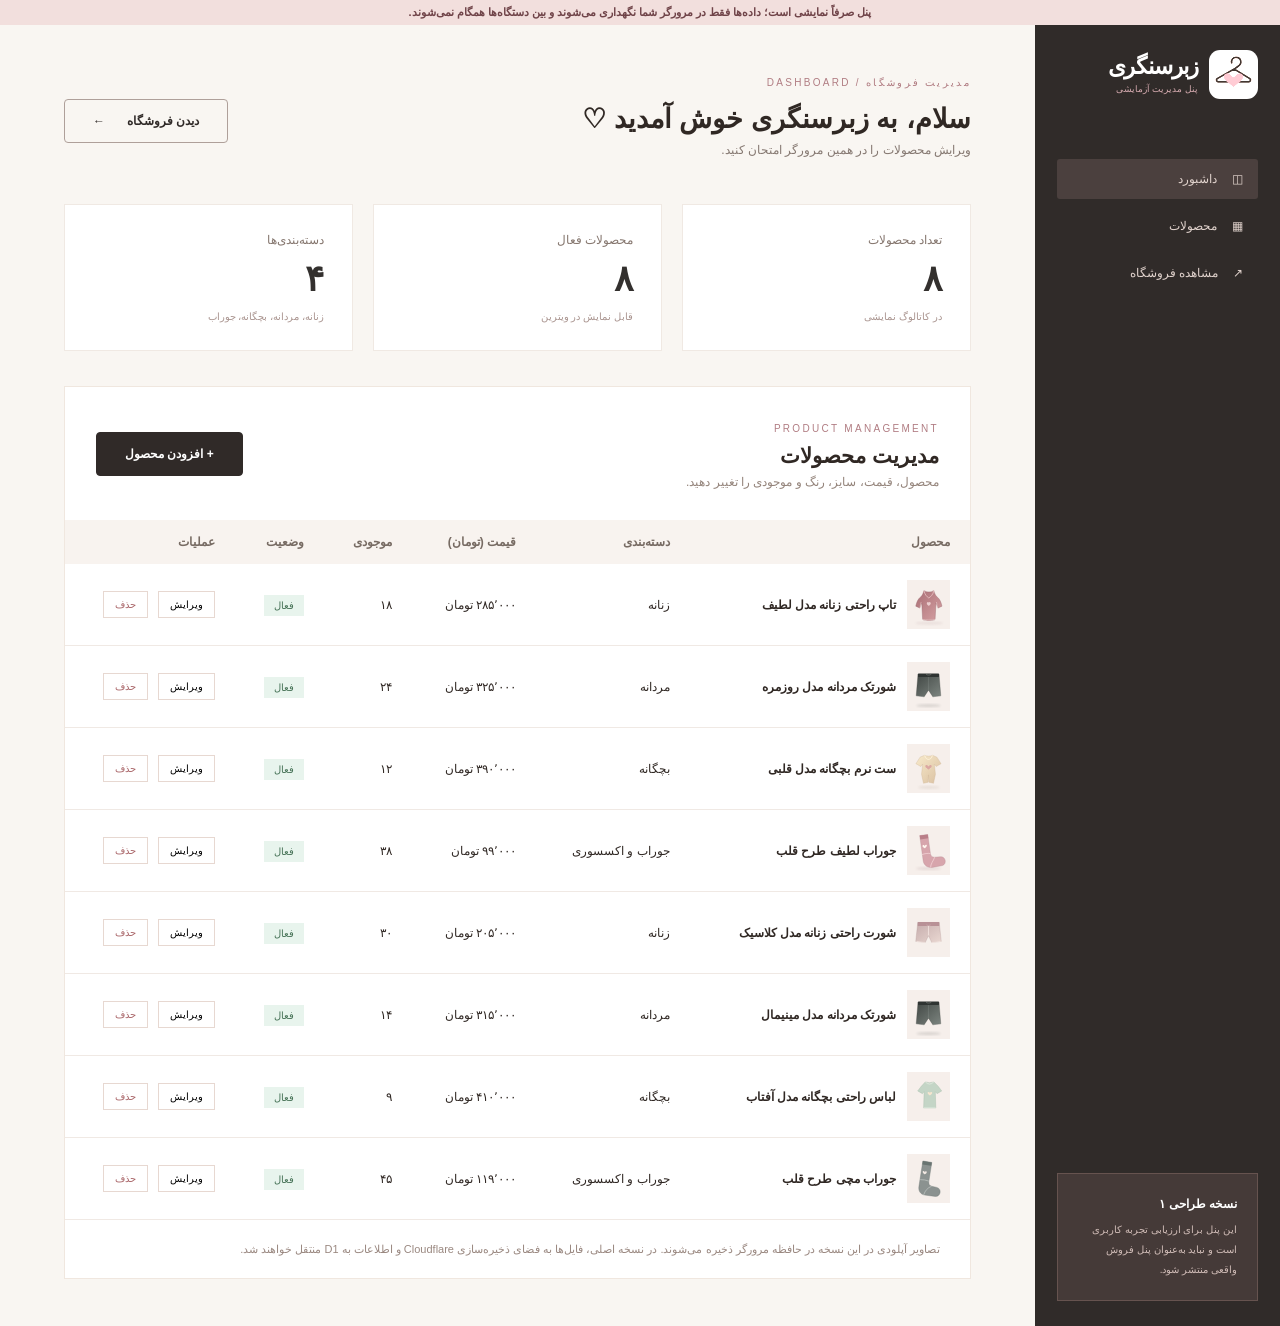
<file: site/admin.html>
<!doctype html>
<html lang="fa" dir="rtl">
<head><meta charset="utf-8"/><meta name="viewport" content="width=device-width,initial-scale=1"/><meta name="robots" content="noindex,nofollow"/><title>پیش‌نمایش پنل مدیریت | زبرسنگری</title><link rel="icon" href="[data-uri]"/><style>:root{--paper:#fcfaf7;--cream:#f7f1e9;--rose:#ca9196;--rose-dark:#aa7279;--ink:#302824;--muted:#81736c;--border:#e8dfd8;--soft:#f6eee8;--white:#fff;--font: 'Vazirmatn','Noto Sans Arabic','Tahoma',sans-serif}
*{box-sizing:border-box}html{scroll-behavior:smooth;scroll-padding-top:90px}body{margin:0;background:var(--paper);font-family:var(--font);color:var(--ink);-webkit-font-smoothing:antialiased}button,input,select{font:inherit}a{text-decoration:none;color:inherit}button{cursor:pointer}img{max-width:100%;display:block}h1,h2,h3,p{margin-top:0}svg{display:block}.container{width:min(1220px,calc(100% - 64px));margin:auto}.demo-ribbon{background:#f2dfdd;color:#6f4348;text-align:center;font-size:11px;padding:6px 12px;font-weight:600}.topline{background:#282321;color:#d5c6bd;font-size:11px}.topbar{display:flex;align-items:center;justify-content:space-between;min-height:33px}.header{position:sticky;top:0;background:#fcfaf7f2;z-index:20;border-bottom:1px solid #ece5de;backdrop-filter:blur(18px)}.header-inner{height:82px;display:flex;align-items:center;justify-content:space-between;gap:28px}.brand{display:flex;align-items:center;gap:11px}.brand img{width:49px;height:49px}.brand span{display:flex;flex-direction:column;line-height:1.3}.brand strong{font-size:25px;font-weight:800;letter-spacing:-1.2px}.brand small{font:8px/1.6 Arial,sans-serif;letter-spacing:2.2px;color:#aa8787;direction:ltr;text-align:right}.desktop-nav{display:flex;gap:34px;font-size:12px;font-weight:600;color:#5a514b}.desktop-nav a:hover{color:var(--rose-dark)}.header-actions{display:flex;gap:15px}.iconbtn{width:36px;height:36px;border:0;background:transparent;color:#403832;position:relative;display:grid;place-items:center}.iconbtn svg{width:22px;height:22px;fill:none;stroke:currentColor;stroke-width:1.65;stroke-linecap:round;stroke-linejoin:round}.cart-trigger b{position:absolute;top:-3px;left:-5px;background:#d1969d;color:#fff;border-radius:50%;min-width:18px;height:18px;line-height:18px;font:10px Arial;text-align:center}.menu-trigger{display:none}.mobile-nav{display:none}
.hero-section{overflow:hidden;background:radial-gradient(circle at 21% 34%,#f7e2dd 0%,transparent 42%),linear-gradient(125deg,#f6eee8 0%,#faf6f0 60%,#eee0d9 100%)}.hero{display:grid;grid-template-columns:1fr 1.06fr;align-items:center;min-height:595px;gap:35px}.hero-copy{padding:50px 0 60px}.eyebrow,.section-kicker,.admin-overline{font:10px/1.6 Arial,sans-serif;color:#b17d83;letter-spacing:2.3px;direction:ltr;display:inline-flex;align-items:center;gap:12px}.eyebrow-dot{width:23px;height:1px;background:#ba878a}.hero-copy h1{font-size:clamp(35px,3.5vw,61px);line-height:1.65;letter-spacing:-2.5px;font-weight:700;margin:24px 0 18px}.hero-copy h1 em,.section-intro h2 em,.statement em,.story-copy h2 em{font-style:normal;color:#b47c83;font-weight:500}.hero-copy>p{font-size:14px;line-height:2.3;max-width:460px;color:#766962;margin-bottom:27px}.hero-buttons{display:flex;align-items:center;gap:31px}.btn{border-radius:4px;padding:14px 28px;display:inline-flex;gap:22px;align-items:center;justify-content:center;font-size:12px;font-weight:700;border:1px solid transparent;transition:.2s}.btn:hover{transform:translateY(-2px)}.btn-dark{background:#302a28;color:white;border-color:#302a28}.btn-outline{background:transparent;color:#302a28;border-color:#afa09a}.text-link{font-size:12px;font-weight:700;border-bottom:1px solid #bc8b90;padding-bottom:8px;display:inline-flex;gap:18px}.hero-points{display:flex;flex-wrap:wrap;gap:30px;margin-top:55px;font-size:11px;color:#85766d}.hero-art{position:relative;min-height:595px;display:grid;place-items:center}.art-orbit{position:absolute;border:1px solid #cb9ba055;border-radius:100%;width:570px;height:570px;transform:rotate(15deg)}.orbit-2{width:490px;height:490px;transform:rotate(-25deg);border-style:dashed}.poster-frame{width:395px;height:440px;border-radius:210px 210px 10px 10px;background:#e3c4bc;padding:10px;box-shadow:0 30px 60px #4d24231b;overflow:hidden;z-index:2;position:relative}.poster-frame img{width:100%;height:100%;object-fit:cover;border-radius:220px 220px 6px 6px}.art-word{position:absolute;top:70px;right:2px;font:11px/1.7 Arial;letter-spacing:4px;color:#ad7b7b;z-index:2}.art-tag{position:absolute;bottom:86px;left:0;background:#fffef8ed;border:1px solid #e6d7ce;box-shadow:0 10px 35px #49312714;padding:16px 27px;display:flex;flex-direction:column;gap:6px;transform:rotate(-5deg);z-index:3}.art-tag span{font-size:10px;color:#9d7e78}.art-tag strong{font-size:18px}.vertical-text{position:absolute;left:-50px;top:265px;font:10px Arial;letter-spacing:4px;transform:rotate(-90deg);color:#b6928f;z-index:2}
.section{padding:105px 0}.section-intro{display:flex;justify-content:space-between;align-items:end;gap:20px;margin-bottom:39px}.section-intro h2{font-size:35px;line-height:1.5;letter-spacing:-1.2px;margin:9px 0 0}.section-intro>p{font-size:12px;color:#82746c;margin:0 0 10px}.category-grid{display:grid;grid-template-columns:repeat(3,1fr);gap:20px}.cat-card{height:355px;position:relative;display:flex;flex-direction:column;justify-content:space-between;padding:25px 28px;overflow:hidden;transition:transform .25s}.cat-card:hover{transform:translateY(-5px)}.cat-women{background:#ebd8d5}.cat-men{background:#deded8}.cat-kids{background:#e9dfcf}.cat-card img{position:absolute;width:83%;height:83%;object-fit:contain;left:-5%;top:5%;mix-blend-mode:multiply;opacity:.83;transition:transform .35s}.cat-card:hover img{transform:scale(1.05)}.cat-index{z-index:1;direction:ltr;text-align:right;font:10px Arial;letter-spacing:2px;color:#786462}.cat-bottom{z-index:2;display:flex;align-items:end;justify-content:space-between}.cat-bottom h3{font-size:32px;margin:0;letter-spacing:-1px}.cat-bottom span{font-size:11px;border-bottom:1px solid #675d55;padding-bottom:9px;font-weight:700}.cat-bottom b{margin-right:10px}.statement{background:#302b29;color:#fbf7f2;padding:33px 0}.statement-inner{display:flex;align-items:center;justify-content:center;gap:85px}.statement p{font-size:25px;font-weight:500;margin:0}.statement-inner>span{color:#c89599;font-size:22px}
.products-section{background:#fff}.product-tools{display:flex;align-items:center;justify-content:space-between;gap:16px;margin-bottom:29px}.filter-tabs{display:flex;gap:9px;flex-wrap:wrap}.filter{border:1px solid #e5ded6;background:#fff;color:#73675f;border-radius:2px;padding:10px 17px;font-size:11px}.filter.active,.filter:hover{background:#302a28;border-color:#302a28;color:#fff}.search-box{display:flex;align-items:center;gap:8px;border:1px solid #e9e1d9;padding:0 11px;width:228px;height:40px}.search-box svg{width:17px;height:17px;fill:none;stroke:#8b7e74;stroke-width:1.5}.search-box input{border:0;outline:0;background:transparent;width:100%;font-size:11px}.products-grid{display:grid;grid-template-columns:repeat(4,minmax(0,1fr));gap:27px 19px}.product-card{min-width:0}.product-cover{position:relative;background:#f8f3ef;aspect-ratio:4/4.6;overflow:hidden}.product-cover img{height:100%;width:100%;object-fit:cover;transition:transform .4s}.product-card:hover .product-cover img{transform:scale(1.06)}.tag-sale{position:absolute;right:12px;top:12px;background:#fefcf8;color:#aa727a;padding:6px 11px;font-size:10px}.quick-add{position:absolute;left:14px;bottom:14px;right:14px;opacity:0;transform:translateY(10px);transition:.2s;border:0;background:#ffffffed;padding:12px;font-size:11px;font-weight:700;color:#332b28}.product-card:hover .quick-add,.quick-add:focus-visible{opacity:1;transform:none}.product-info{padding:13px 2px 0}.product-info small{font-size:10px;color:#a4847f}.product-info h3{font-size:13px;font-weight:600;margin:7px 0;line-height:1.65}.prices{display:flex;gap:10px;align-items:center;flex-wrap:wrap}.price{font-size:12px;font-weight:700}.old-price{text-decoration:line-through;color:#aa9c94;font-size:10px}.empty-results{grid-column:1/-1;border:1px dashed #dccbc6;padding:55px 20px;text-align:center;color:#75675d}.note-catalog{margin:27px 0 0;font-size:11px;color:#8c7b70}.note-catalog a{color:#ae787f;text-decoration:underline}
.brand-story{background:#f7f0e9;overflow:hidden}.story-layout{display:grid;grid-template-columns:1fr 1fr;min-height:475px;gap:95px;align-items:center}.story-visual{height:475px;position:relative;display:flex;align-items:center;justify-content:center;background:linear-gradient(130deg,#f0d9d3,#e8d2cb)}.story-inset{width:285px;height:350px;border:8px solid #fff9f2;box-shadow:15px 19px 44px #60413c1c;overflow:hidden;transform:rotate(6deg)}.story-inset img{width:100%;height:100%;object-fit:cover}.story-number{position:absolute;top:20px;left:25px;font:11px Arial;letter-spacing:3px;color:#a5797b}.story-copy{padding:45px 0}.story-copy h2{font-size:36px;line-height:1.85;margin:11px 0 16px;letter-spacing:-1px}.story-copy>p{font-size:13px;line-height:2.55;color:#7d7169;margin-bottom:27px;max-width:430px}.features{display:grid;grid-template-columns:repeat(3,1fr);padding-top:50px;padding-bottom:50px;gap:10px}.feature{display:flex;align-items:center;gap:18px;justify-content:center;border-left:1px solid #e9e1db}.feature:last-child{border:0}.feature>span{font-size:34px;color:#c7959a}.feature h3{font-size:13px;margin:0 0 7px}.feature p{font-size:11px;color:#94867e;margin:0}footer{background:#282321;color:#f4e9e2}.footer-layout{display:grid;grid-template-columns:1.4fr 1fr 1.2fr 1.2fr;gap:44px;padding-top:65px;padding-bottom:57px}.footer-brand .brand img{filter:brightness(1.65)}.footer-brand .brand strong{color:#fff;font-size:26px}.footer-brand p,.footer-layout>div>a:not(.brand),.footer-layout>div>span,.footer-cta p{display:block;color:#bbaeaa;font-size:11px;line-height:2.4;max-width:280px}.footer-brand p{margin-top:15px}.footer-layout h3{font-size:13px;margin:14px 0 18px}.footer-cta>span{font-size:14px!important;color:#f5e9e2!important}.footer-bottom{display:flex;justify-content:space-between;gap:10px;padding:21px 0;border-top:1px solid #4f4541;color:#a99c95;font-size:10px}
.overlay{position:fixed;inset:0;background:#1c1614a6;z-index:35;backdrop-filter:blur(3px)}.cart-drawer{position:fixed;z-index:36;top:0;bottom:0;left:0;width:min(430px,100%);background:#fdfbf7;display:flex;flex-direction:column;transform:translateX(-101%);transition:.3s;box-shadow:10px 0 60px #0003}.cart-drawer.open{transform:translateX(0)}.drawer-head{display:flex;justify-content:space-between;align-items:center;border-bottom:1px solid var(--border);padding:27px}.drawer-head small{font:9px Arial;letter-spacing:2px;color:#b28887}.drawer-head h2{font-size:22px;margin:7px 0 0}.close-btn{font-size:30px;border:0;background:transparent;line-height:1;color:#534844}.drawer-body{padding:24px;overflow-y:auto;flex:1}.drawer-footer{padding:25px;border-top:1px solid var(--border)}.drawer-footer>p{font-size:10px;color:#9c7875}.cart-total{display:flex;justify-content:space-between;align-items:center;margin-bottom:12px}.cart-total span{font-size:12px}.cart-total strong{font-size:17px}.checkout-disabled{width:100%;cursor:not-allowed;opacity:.55}.cart-item{display:flex;gap:15px;border-bottom:1px solid #eee5df;padding:16px 0}.cart-item img{width:82px;height:96px;object-fit:cover;background:#f3ede7}.cart-item h3{font-size:13px;margin:0 0 8px}.cart-item small{font-size:10px;color:#947e74}.cart-item strong{font-size:12px;display:block;margin-top:7px}.qty-controls{display:flex;align-items:center;gap:11px;margin-top:10px}.qty-controls button{background:#fff;border:1px solid #ddd3cb;width:25px;height:25px}.remove{color:#b77980;font-size:11px;border:0;background:none}.cart-empty{text-align:center;color:#8c7b70;padding:80px 0}.cart-empty>span{font-size:45px}.product-modal{position:fixed;z-index:40;top:50%;left:50%;width:min(760px,calc(100% - 30px));max-height:calc(100vh - 30px);overflow-y:auto;background:#fcfaf7;transform:translate(-50%,-45%) scale(.97);opacity:0;pointer-events:none;transition:.2s;box-shadow:0 20px 70px #0003}.product-modal.open{transform:translate(-50%,-50%) scale(1);opacity:1;pointer-events:auto}.modal-close{position:absolute;top:14px;left:16px;z-index:2}.modal-grid{display:grid;grid-template-columns:1fr 1fr;gap:27px;padding:35px}.modal-grid>img{height:380px;width:100%;object-fit:cover;background:#f4edeb}.modal-details{padding:26px 0}.modal-details small{font-size:10px;color:#b17d83}.modal-details h2{font-size:25px;margin:16px 0}.modal-details p{font-size:12px;color:#84746c;line-height:2}.variant-group{margin:20px 0}.variant-group>span{font-size:12px;font-weight:700;display:block;margin-bottom:10px}.variant-options{display:flex;gap:8px;flex-wrap:wrap}.variant-options button{background:white;border:1px solid #e5d9d0;padding:8px 13px;font-size:11px}.variant-options button.selected{border-color:#ad8080;background:#f1e3df}.modal-add{width:100%;margin-top:13px}.toast{position:fixed;z-index:55;bottom:20px;right:50%;transform:translateX(50%) translateY(100px);opacity:0;background:#302a28;color:#fff;padding:13px 21px;font-size:12px;border-radius:3px;box-shadow:0 10px 30px #0002;transition:.23s;pointer-events:none}.toast.show{opacity:1;transform:translateX(50%) translateY(0)}
/* admin */.admin-page{background:#f9f6f2}.admin-shell{display:grid;grid-template-columns:245px minmax(0,1fr);min-height:100vh}.admin-sidebar{background:#302b29;color:#fff;padding:25px 22px;display:flex;flex-direction:column;min-height:calc(100vh - 27px)}.admin-sidebar .brand img{filter:brightness(1.4)}.admin-sidebar .brand strong{font-size:23px}.admin-sidebar .brand small{color:#d6abb0;letter-spacing:0;font-size:9px;font-family:var(--font)}.admin-sidebar nav{display:grid;gap:7px;margin-top:60px}.admin-sidebar nav a{display:flex;align-items:center;gap:15px;font-size:12px;padding:13px 15px;color:#e1d3cd;border-radius:3px}.admin-sidebar nav a:hover,.admin-sidebar nav a.admin-nav-active{background:#4b403e}.sidebar-tip{margin-top:auto;background:#453a38;padding:20px;border:1px solid #66534f}.sidebar-tip b{font-size:12px}.sidebar-tip p{font-size:10px;line-height:2;color:#d0bcb7;margin:8px 0 0}.admin-main{padding:47px min(5vw,65px)}.admin-top{display:flex;justify-content:space-between;align-items:center;gap:25px}.admin-top h1{font-size:27px;margin:12px 0 8px}.admin-top p{font-size:12px;color:#857871}.admin-stats{display:grid;grid-template-columns:repeat(3,1fr);gap:20px;margin:35px 0}.stat{background:#fff;border:1px solid #f0e9e3;padding:28px;display:flex;flex-direction:column;gap:11px}.stat span{font-size:12px;color:#85766e}.stat strong{font-size:36px;color:#33302e}.stat small{font-size:10px;color:#aa9590}.admin-panel{background:#fff;border:1px solid #f0e7df}.admin-panel-head{padding:31px;display:flex;align-items:center;justify-content:space-between;gap:15px}.admin-panel-head h2{font-size:21px;margin:7px 0}.admin-panel-head p{font-size:12px;color:#94847b;margin:0}.table-scroll{overflow-x:auto}.admin-table{border-collapse:collapse;width:100%;text-align:right;font-size:12px}.admin-table th{background:#f8f3ef;padding:15px 20px;color:#776b63;font-weight:600;white-space:nowrap}.admin-table td{padding:16px 20px;border-bottom:1px solid #f0e9e4;white-space:nowrap}.table-product{display:flex;align-items:center;gap:11px}.table-product img{width:43px;height:49px;object-fit:cover;background:#f6efeb}.status-chip{background:#e8f4ed;color:#477357;padding:5px 10px;font-size:10px}.status-chip.off{background:#f1e8e6;color:#98716a}.row-actions{display:flex;gap:10px}.row-actions button{border:1px solid #e7d8d1;background:#fff;padding:7px 11px;font-size:10px}.row-actions .danger{color:#a96568}.admin-footnote{font-size:11px;color:#9a8880;line-height:2;padding:18px 30px}.edit-dialog{display:none;position:fixed;z-index:42;top:50%;left:50%;transform:translate(-50%,-50%);width:min(560px,calc(100% - 22px));max-height:calc(100vh - 25px);overflow-y:auto;background:#fff;box-shadow:0 20px 70px #0003;padding:25px}.edit-dialog.open{display:block}.edit-dialog-head{display:flex;align-items:center;justify-content:space-between}.edit-dialog-head h2{font-size:21px}.form-grid{display:grid;grid-template-columns:1fr 1fr;gap:17px}.form-field{font-size:11px;font-weight:700;display:flex;flex-direction:column;gap:8px}.form-field input,.form-field select{padding:12px;background:#fbfaf8;border:1px solid #e5dcd7;font-size:13px;outline-color:#d39da1;min-width:0}.form-field input[type=file]{font-size:10px}.form-field small{font-size:10px;color:#91837e;font-weight:400}.form-full{grid-column:1/-1}.checklabel{display:flex;align-items:center;gap:7px;font-size:12px}.dialog-actions{display:flex;justify-content:end;gap:9px;margin-top:28px}
@media(max-width:1020px){.desktop-nav{gap:16px}.hero{min-height:520px}.hero-art{min-height:520px}.poster-frame{width:315px;height:370px}.art-orbit{width:450px;height:450px}.orbit-2{width:410px;height:410px}.hero-copy h1{font-size:41px}.vertical-text{display:none}.category-grid{gap:11px}.cat-card{height:315px}.cat-bottom{display:block}.cat-bottom span{display:inline-block;margin-top:5px}.footer-layout{gap:20px}.story-layout{gap:45px}}
@media(max-width:720px){.container{width:min(100% - 34px,600px)}.topbar{justify-content:center}.topbar span:first-child{display:none}.header-inner{height:67px}.brand img{width:42px;height:42px}.brand strong{font-size:21px}.desktop-nav{display:none}.menu-trigger{display:grid}.header-actions{gap:6px}.mobile-nav{display:none;flex-direction:column;padding:12px 20px;background:#fdfaf7;box-shadow:0 10px 20px #0001}.mobile-nav.open{display:flex}.mobile-nav a{padding:13px 0;font-size:13px;border-top:1px solid #eee7df}.hero{grid-template-columns:1fr;gap:0}.hero-copy{padding:51px 0 18px}.eyebrow{font-size:9px}.hero-copy h1{font-size:clamp(34px,9vw,46px);margin:15px 0}.hero-copy>p{font-size:12px;line-height:2.3}.hero-buttons{gap:18px}.hero-points{margin-top:28px;gap:13px;font-size:10px}.hero-art{min-height:360px}.poster-frame{width:min(65vw,275px);height:315px}.art-orbit{width:355px;height:355px}.orbit-2{width:315px;height:315px}.art-tag{bottom:22px;left:3px;padding:11px 15px}.art-word{top:20px;right:0}.section{padding:66px 0}.section-intro{display:block;margin-bottom:25px}.section-intro h2{font-size:29px}.section-intro>p{margin-top:10px}.category-grid{grid-template-columns:repeat(2,1fr)}.cat-card{height:255px;padding:17px}.cat-card:nth-child(3){grid-column:1/-1;height:210px}.cat-card:nth-child(3) img{width:55%;height:115%;top:-10%}.cat-bottom h3{font-size:25px}.cat-bottom span{font-size:9px}.statement-inner{gap:15px}.statement p{font-size:19px}.statement-inner>span{font-size:12px}.product-tools{align-items:stretch;flex-direction:column}.filter-tabs{gap:6px}.filter{padding:9px 12px}.search-box{width:100%}.products-grid{grid-template-columns:repeat(2,minmax(0,1fr));gap:20px 12px}.product-cover{aspect-ratio:4/4.6}.quick-add{opacity:1;transform:none;left:8px;right:8px;bottom:8px;padding:10px;font-size:10px}.product-info h3{font-size:12px}.price{font-size:11px}.brand-story .container{width:100%}.story-layout{grid-template-columns:1fr;gap:0}.story-visual{height:310px}.story-inset{height:240px;width:200px}.story-copy{padding:45px 25px}.story-copy h2{font-size:29px}.features{padding-top:28px;padding-bottom:28px;grid-template-columns:1fr;gap:20px}.feature{justify-content:start;border:0;border-bottom:1px solid #eee4dc;padding-bottom:15px}.feature:last-child{border:0}.footer-layout{grid-template-columns:repeat(2,1fr);padding-top:42px;gap:24px}.footer-brand{grid-column:1/-1}.footer-cta{grid-column:1/-1}.footer-bottom{flex-direction:column;font-size:9px}.modal-grid{grid-template-columns:1fr;gap:5px;padding:20px}.modal-grid>img{height:260px;object-fit:contain}.modal-details{padding:12px 0}.admin-shell{grid-template-columns:1fr}.admin-sidebar{min-height:auto;padding:12px 17px;flex-direction:row;justify-content:space-between;align-items:center}.admin-sidebar nav{margin:0;display:flex}.admin-sidebar nav a{font-size:20px;padding:8px}.admin-sidebar nav a span,.sidebar-tip{display:none}.admin-main{padding:25px 15px}.admin-top{align-items:start}.admin-top h1{font-size:20px}.admin-top p{font-size:11px}.admin-top .btn{font-size:10px;padding:10px}.admin-stats{gap:7px;margin:20px 0}.stat{padding:13px 8px}.stat span{font-size:10px}.stat strong{font-size:25px}.stat small{font-size:9px}.admin-panel-head{padding:17px;align-items:start}.admin-panel-head h2{font-size:17px}.admin-panel-head .btn{padding:10px;font-size:10px}.admin-footnote{padding:15px}.edit-dialog{padding:18px}.form-grid{gap:11px}}
@media(prefers-reduced-motion:reduce){html{scroll-behavior:auto}*,*::before,*::after{transition:none!important}}
</style></head>
<body class="admin-page">
  <div class="demo-ribbon">پنل صرفاً نمایشی است؛ داده‌ها فقط در مرورگر شما نگهداری می‌شوند و بین دستگاه‌ها همگام نمی‌شوند.</div>
  <div class="admin-shell"><aside class="admin-sidebar"><a href="./index.html" class="brand"><img src="[data-uri]" alt=""/><span><strong>زبرسنگری</strong><small>پنل مدیریت آزمایشی</small></span></a><nav><a class="admin-nav-active" href="#overview">◫ <span>داشبورد</span></a><a href="#product-management">▦ <span>محصولات</span></a><a href="./index.html">↗ <span>مشاهده فروشگاه</span></a></nav><div class="sidebar-tip"><b>نسخه طراحی ۱</b><p>این پنل برای ارزیابی تجربه کاربری است و نباید به‌عنوان پنل فروش واقعی منتشر شود.</p></div></aside>
    <main class="admin-main"><div class="admin-top"><div><div class="admin-overline">DASHBOARD / مدیریت فروشگاه</div><h1>سلام، به زبرسنگری خوش آمدید ♡</h1><p>ویرایش محصولات را در همین مرورگر امتحان کنید.</p></div><a href="./index.html" class="btn btn-outline">دیدن فروشگاه <span>←</span></a></div>
      <div id="overview" class="admin-stats"><div class="stat"><span>تعداد محصولات</span><strong id="stat-products">۰</strong><small>در کاتالوگ نمایشی</small></div><div class="stat"><span>محصولات فعال</span><strong id="stat-active">۰</strong><small>قابل نمایش در ویترین</small></div><div class="stat"><span>دسته‌بندی‌ها</span><strong>۴</strong><small>زنانه، مردانه، بچگانه، جوراب</small></div></div>
      <section id="product-management" class="admin-panel"><div class="admin-panel-head"><div><span class="section-kicker">PRODUCT MANAGEMENT</span><h2>مدیریت محصولات</h2><p>محصول، قیمت، سایز، رنگ و موجودی را تغییر دهید.</p></div><button id="add-product" class="btn btn-dark">+ افزودن محصول</button></div><div class="table-scroll"><table class="admin-table"><thead><tr><th>محصول</th><th>دسته‌بندی</th><th>قیمت (تومان)</th><th>موجودی</th><th>وضعیت</th><th>عملیات</th></tr></thead><tbody id="product-rows"></tbody></table></div><div class="admin-footnote">تصاویر آپلودی در این نسخه در حافظه مرورگر ذخیره می‌شوند. در نسخه اصلی، فایل‌ها به فضای ذخیره‌سازی Cloudflare و اطلاعات به D1 منتقل خواهند شد.</div></section>
    </main></div>
  <div id="admin-overlay" class="overlay" hidden></div><section class="edit-dialog" id="edit-dialog" role="dialog" aria-modal="true" aria-label="ویرایش محصول" aria-hidden="true"><div class="edit-dialog-head"><h2 id="dialog-title">افزودن محصول</h2><button class="close-btn" id="edit-close" aria-label="بستن">×</button></div><form id="product-form"><input type="hidden" id="edit-id"/><div class="form-grid"><label class="form-field form-full">نام محصول<input id="edit-name" required maxlength="90" placeholder="مثلاً ست راحتی زنانه"/></label><label class="form-field">دسته‌بندی<select id="edit-category"><option value="women">زنانه</option><option value="men">مردانه</option><option value="kids">بچگانه</option><option value="socks">جوراب و اکسسوری</option></select></label><label class="form-field">قیمت (تومان)<input id="edit-price" type="number" min="0" step="1000" required/></label><label class="form-field">قیمت قبل از تخفیف<input id="edit-old-price" type="number" min="0" step="1000"/></label><label class="form-field">موجودی کل<input id="edit-stock" type="number" min="0" step="1" required/></label><label class="form-field form-full">سایزها (با ویرگول جدا کنید)<input id="edit-sizes" placeholder="S, M, L, XL"/></label><label class="form-field form-full">رنگ‌ها (با ویرگول جدا کنید)<input id="edit-colors" placeholder="مشکی، صورتی، سفید"/></label><label class="form-field form-full">عکس محصول (اختیاری)<input id="edit-image" type="file" accept="image/*"/><small>عکس انتخاب‌شده در مرورگر فشرده می‌شود؛ این آپلود هنوز به سرور متصل نیست.</small></label><label class="checklabel form-full"><input id="edit-active" type="checkbox" checked/> نمایش محصول در سایت</label></div><div class="dialog-actions"><button type="button" class="btn btn-outline" id="edit-cancel">انصراف</button><button type="submit" class="btn btn-dark">ذخیره محصول</button></div></form></section>
  <div id="toast" class="toast" role="status"></div>
<script>/* Zebar Sangari — shared local DEMO data. NOT a production persistence layer. */
(() => {
  'use strict';
  const ROOT='/assets/';
  const defaults = [
    {id:'zb-101',name:'تاپ راحتی زنانه مدل لطیف',category:'women',price:285000,oldPrice:345000,stock:18,sizes:['S','M','L','XL'],colors:['صورتی ملایم','مشکی'],image:'[data-uri]',active:true,badge:'پیشنهاد ویژه',background:'#f5e7e5'},
    {id:'zb-102',name:'شورتک مردانه مدل روزمره',category:'men',price:325000,oldPrice:0,stock:24,sizes:['M','L','XL','XXL'],colors:['ذغالی','خاکستری'],image:'[data-uri]',active:true,badge:'',background:'#e7eae7'},
    {id:'zb-103',name:'ست نرم بچگانه مدل قلبی',category:'kids',price:390000,oldPrice:450000,stock:12,sizes:['2-3','4-5','6-7'],colors:['کرم','صورتی'],image:'[data-uri]',active:true,badge:'جدید',background:'#f4ecdd'},
    {id:'zb-104',name:'جوراب لطیف طرح قلب',category:'socks',price:99000,oldPrice:0,stock:38,sizes:['فری‌سایز'],colors:['صورتی','سفید'],image:'[data-uri]',active:true,badge:'',background:'#f2e6e4'},
    {id:'zb-105',name:'شورت راحتی زنانه مدل کلاسیک',category:'women',price:205000,oldPrice:0,stock:30,sizes:['S','M','L'],colors:['صورتی چرک','کرم'],image:'[data-uri]',active:true,badge:'',background:'#f4eae7'},
    {id:'zb-106',name:'شورتک مردانه مدل مینیمال',category:'men',price:315000,oldPrice:385000,stock:14,sizes:['M','L','XL'],colors:['مشکی','زغالی'],image:'[data-uri]',active:true,badge:'پیشنهاد ویژه',background:'#e3e4e1'},
    {id:'zb-107',name:'لباس راحتی بچگانه مدل آفتاب',category:'kids',price:410000,oldPrice:0,stock:9,sizes:['3-4','5-6','7-8'],colors:['سبز روشن','کرم'],image:'[data-uri]',active:true,badge:'',background:'#e9efe8'},
    {id:'zb-108',name:'جوراب مچی طرح قلب',category:'socks',price:119000,oldPrice:149000,stock:45,sizes:['فری‌سایز'],colors:['خاکستری','مشکی'],image:'[data-uri]',active:true,badge:'پرفروش',background:'#ecebe9'}
  ];
  const productsKey='zebarsangari_demo_products_v1', cartKey='zebarsangari_demo_cart_v1';
  const safeRead=(key,fallback)=>{try{const val=localStorage.getItem(key);return val===null?fallback:JSON.parse(val)}catch{return fallback}};
  const getProducts=()=>{const p=safeRead(productsKey,null);return Array.isArray(p)?p:defaults.map(x=>({...x}));};
  const saveProducts=p=>localStorage.setItem(productsKey,JSON.stringify(p));
  const getCart=()=>{const c=safeRead(cartKey,[]);return Array.isArray(c)?c:[]};
  const saveCart=c=>localStorage.setItem(cartKey,JSON.stringify(c));
  const money=n=>new Intl.NumberFormat('fa-IR').format(Number(n)||0)+' تومان';
  const num=n=>new Intl.NumberFormat('fa-IR').format(Number(n)||0);
  const catName=c=>({women:'زنانه',men:'مردانه',kids:'بچگانه',socks:'جوراب و اکسسوری'})[c]||'سایر';
  const escapeHTML=(s)=>String(s??'').replace(/[&<>"']/g,c=>({'&':'&amp;','<':'&lt;','>':'&gt;','"':'&quot;',"'":'&#39;'}[c]));
  const productById=id=>getProducts().find(p=>p.id===id);
  window.ZB={defaults,productsKey,cartKey,getProducts,saveProducts,getCart,saveCart,money,num,catName,escapeHTML,productById};
})();

(() => {
'use strict';
const {getProducts,saveProducts,catName,money,num,escapeHTML:esc}=window.ZB;
let rows=getProducts(),editId=null,uploadData=null;
const table=document.getElementById('product-rows'),dialog=document.getElementById('edit-dialog'),overlay=document.getElementById('admin-overlay');
const $=id=>document.getElementById(id);
function toast(text){const el=$('toast');el.textContent=text;el.classList.add('show');clearTimeout(toast.t);toast.t=setTimeout(()=>el.classList.remove('show'),2500)}
function render(){rows=getProducts();$('stat-products').textContent=num(rows.length);$('stat-active').textContent=num(rows.filter(p=>p.active).length);table.innerHTML=rows.map(p=>`<tr><td><div class="table-product"><img src="${esc(p.image)}" alt=""/><b>${esc(p.name)}</b></div></td><td>${esc(catName(p.category))}</td><td>${money(p.price)}</td><td>${num(p.stock)}</td><td><span class="status-chip ${p.active?'':'off'}">${p.active?'فعال':'غیرفعال'}</span></td><td><div class="row-actions"><button data-edit="${esc(p.id)}">ویرایش</button><button data-remove="${esc(p.id)}" class="danger">حذف</button></div></td></tr>`).join('');table.querySelectorAll('[data-edit]').forEach(b=>b.addEventListener('click',()=>openEdit(b.dataset.edit)));table.querySelectorAll('[data-remove]').forEach(b=>b.addEventListener('click',()=>removeProduct(b.dataset.remove)))}
function close(){dialog.classList.remove('open');dialog.setAttribute('aria-hidden','true');overlay.hidden=true;document.body.style.overflow=''}
function openEdit(id){const p=rows.find(p=>p.id===id);editId=id||null;uploadData=null;$('dialog-title').textContent=p?'ویرایش محصول':'افزودن محصول';$('edit-id').value=p?.id||'';$('edit-name').value=p?.name||'';$('edit-category').value=p?.category||'women';$('edit-price').value=p?.price??'';$('edit-old-price').value=p?.oldPrice||'';$('edit-stock').value=p?.stock??0;$('edit-sizes').value=(p?.sizes||['S','M','L']).join(', ');$('edit-colors').value=(p?.colors||['مشکی','سفید']).join('، ');$('edit-image').value='';$('edit-active').checked=p?.active??true;dialog.classList.add('open');dialog.setAttribute('aria-hidden','false');overlay.hidden=false;document.body.style.overflow='hidden';$('edit-name').focus()}
function removeProduct(id){if(!confirm('این محصول نمونه حذف شود؟'))return;saveProducts(rows.filter(p=>p.id!==id));render();toast('محصول نمونه حذف شد')}
function pictureToDataURL(file){return new Promise((resolve,reject)=>{if(!file?.type?.startsWith('image/')){reject(new Error('فرمت تصویر معتبر نیست'));return;}if(file.size>12*1024*1024){reject(new Error('حداکثر فایل ورودی ۱۲ مگابایت است'));return;}const img=new Image(),url=URL.createObjectURL(file);img.onload=()=>{URL.revokeObjectURL(url);const canvas=document.createElement('canvas'),limit=720,k=Math.min(1,limit/Math.max(img.width,img.height));canvas.width=Math.round(img.width*k);canvas.height=Math.round(img.height*k);const ctx=canvas.getContext('2d');if(!ctx){reject(new Error('مرورگر از پردازش تصویر پشتیبانی نمی‌کند'));return}ctx.drawImage(img,0,0,canvas.width,canvas.height);resolve(canvas.toDataURL('image/webp',.66))};img.onerror=()=>{URL.revokeObjectURL(url);reject(new Error('خواندن تصویر ناموفق بود'))};img.src=url})}
$('edit-image').addEventListener('change',async e=>{if(!e.target.files[0])return;try{uploadData=await pictureToDataURL(e.target.files[0]);toast('عکس آماده شد؛ حالا محصول را ذخیره کنید')}catch(err){uploadData=null;alert(err.message)}});
$('product-form').addEventListener('submit',e=>{e.preventDefault();const old=rows.find(p=>p.id===editId);const price=Number($('edit-price').value),stock=Number($('edit-stock').value);if(!Number.isSafeInteger(price)||price<0||!Number.isSafeInteger(stock)||stock<0){alert('قیمت و موجودی باید اعداد صحیح مثبت باشند');return};const split=t=>t.split(/[,،]/g).map(v=>v.trim()).filter(Boolean).slice(0,30);const product={id:old?.id||'zb-'+Date.now(),name:$('edit-name').value.trim(),category:$('edit-category').value,price,oldPrice:Number($('edit-old-price').value)||0,stock,sizes:split($('edit-sizes').value),colors:split($('edit-colors').value),image:uploadData||old?.image||'/assets/women.svg',active:$('edit-active').checked,badge:old?.badge||'',background:old?.background||'#f4e7e5'};
 if(!product.name){alert('نام محصول الزامی است');return};const next=old?rows.map(p=>p.id===old.id?product:p):[product,...rows];try{saveProducts(next);close();render();toast('محصول در این مرورگر ذخیره شد ♡')}catch(err){alert('فضای ذخیره‌سازی مرورگر پر شده؛ از تصاویر کم‌حجم‌تر استفاده کنید.\n'+err.message)}});
$('add-product').addEventListener('click',()=>openEdit());$('edit-close').addEventListener('click',close);$('edit-cancel').addEventListener('click',close);overlay.addEventListener('click',close);window.addEventListener('keydown',e=>{if(e.key==='Escape')close()});render();
})();
</script></body></html>
</file>
